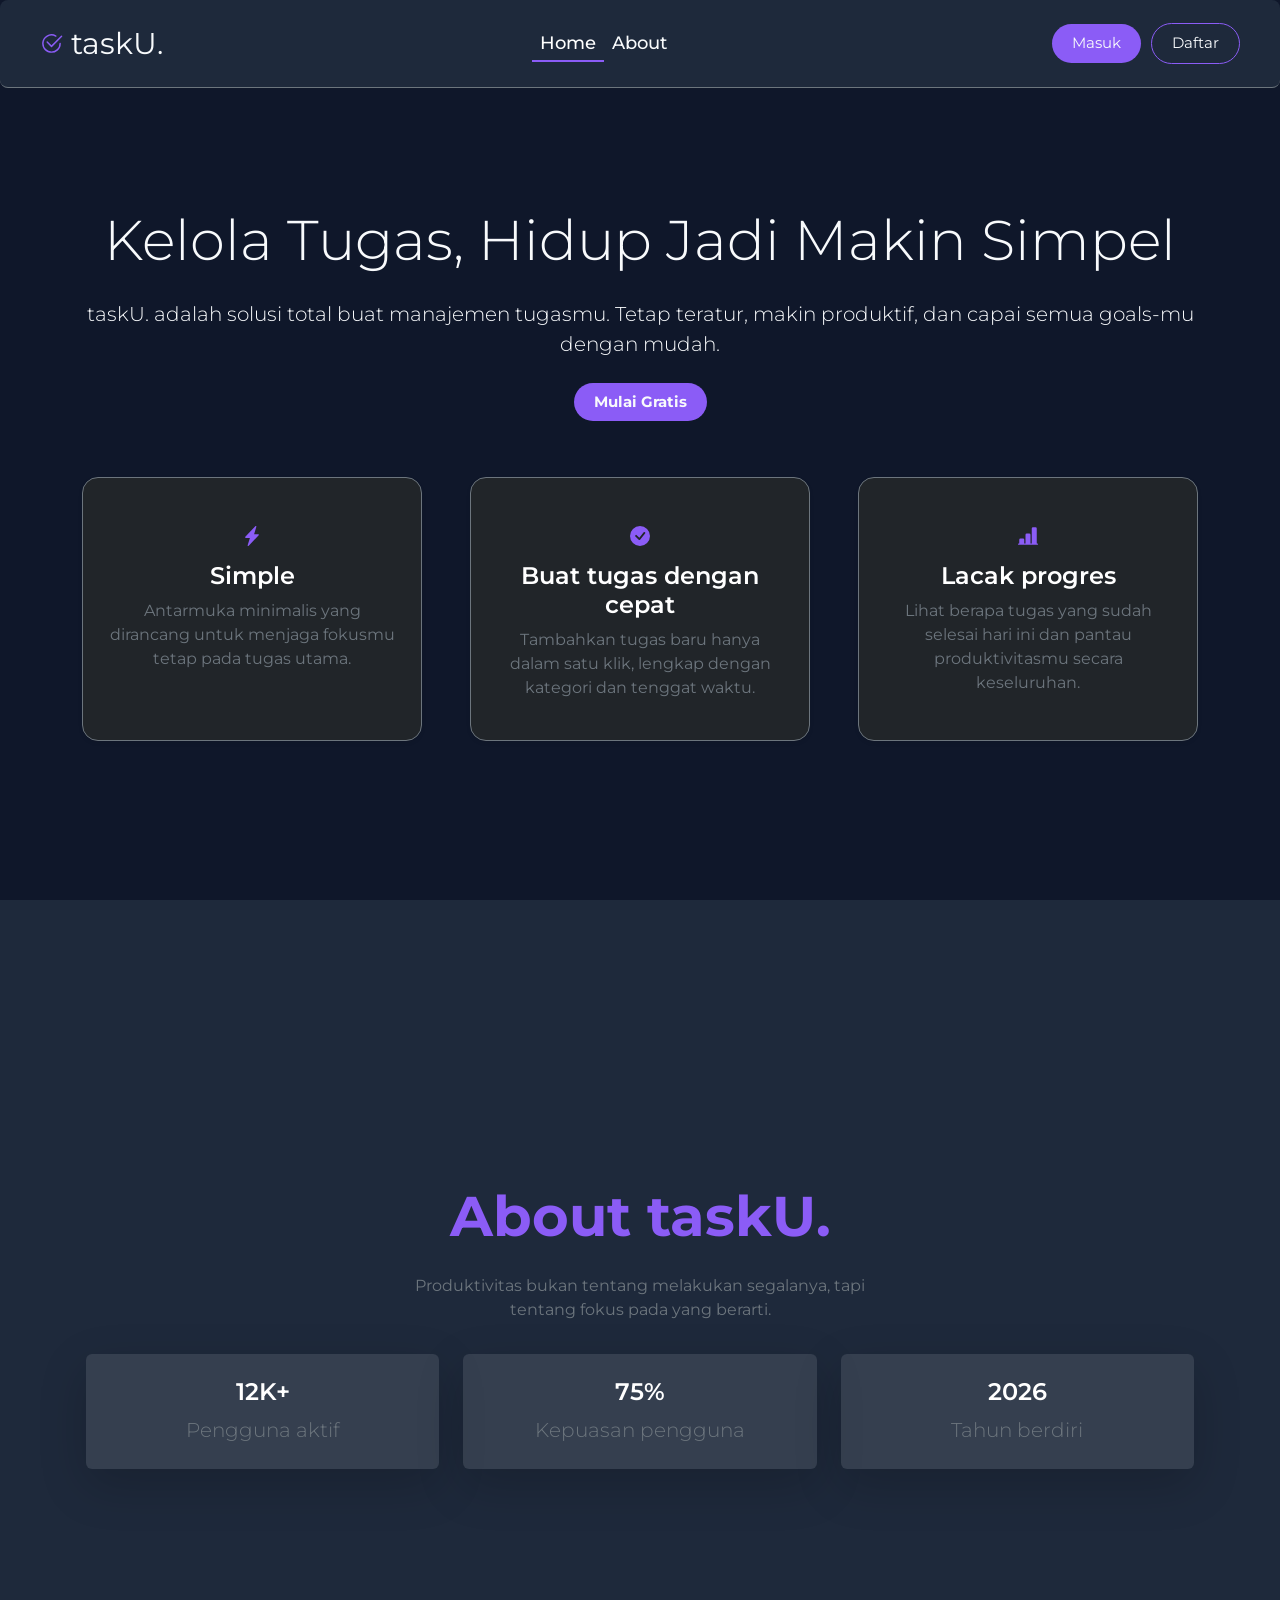
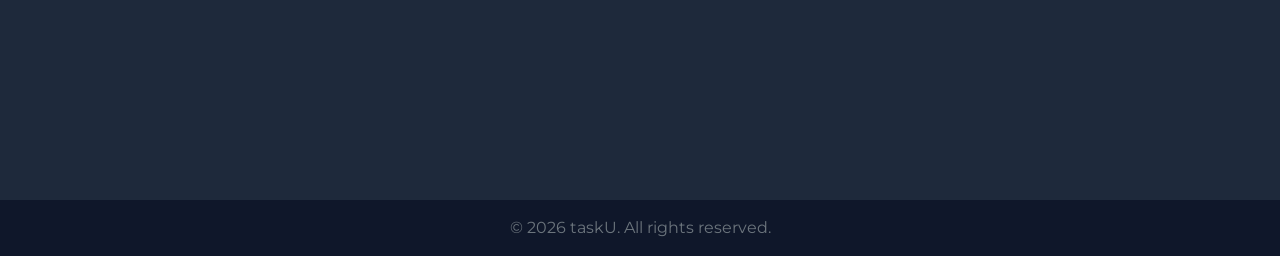
<file: index.html>
<!DOCTYPE html>
<html lang="en">
<head>
    <title>taskU</title>
    <!-- Bootstrap-->
    <link href="https://cdn.jsdelivr.net/npm/bootstrap@5.3.8/dist/css/bootstrap.min.css" rel="stylesheet" integrity="sha384-sRIl4kxILFvY47J16cr9ZwB07vP4J8+LH7qKQnuqkuIAvNWLzeN8tE5YBujZqJLB" crossorigin="anonymous">
    <!-- link font montserrat -->
    <link href="https://fonts.googleapis.com/css2?family=Montserrat:wght@300;400;500;600;700&display=swap" rel="stylesheet">
  
    <link rel="stylesheet" href="style.css">
    <!-- Bootstrap JS -->
    <script src="https://cdn.jsdelivr.net/npm/bootstrap@5.3.8/dist/js/bootstrap.bundle.min.js" integrity="sha384-FKyoEForCGlyvwx9Hj09JcYn3nv7wiPVlz7YYwJrWVcXK/BmnVDxM+D2scQbITxI" crossorigin="anonymous"></script>
    
    
</head>
<body data-bs-spy="scroll" data-bs-target="#navbar" data-bs-offset="50">
    <nav id="navbar" class="navbar navbar-dark navbar-expand-lg fixed-top p-3 border-bottom border-secondary rounded-3">
        <div class="container-fluid px-4">
            <svg xmlns="http://www.w3.org/2000/svg" width="23" height="23" fill="currentColor" class="bi bi-check2-circle" viewBox="0 0 16 16" style=" color: var(--accent);">
                <path d="M2.5 8a5.5 5.5 0 0 1 8.25-4.764.5.5 0 0 0 .5-.866A6.5 6.5 0 1 0 14.5 8a.5.5 0 0 0-1 0 5.5 5.5 0 1 1-11 0"/>
                <path d="M15.354 3.354a.5.5 0 0 0-.708-.708L8 9.293 5.354 6.646a.5.5 0 1 0-.708.708l3 3a.5.5 0 0 0 .708 0z"/>
            </svg>
            <a class="navbar-brand bs-emphasis-color me-auto mx-lg-2" href="index.html" >taskU.</a>
            <div class="offcanvas offcanvas-end" tabindex="-1" id="offcanvasNavbar" aria-labelledby="offcanvasNavbarLabel">
            
                <button class="navbar-toggler" type="button" data-bs-toggle="collapse" data-bs-target="#navbarNav" aria-controls="navbarNav" aria-expanded="false" aria-label="Toggle navigation">
                    <span class="navbar-toggler-icon"></span>
                </button>
                <div class="collapse navbar-collapse" id="navbarNav">
                    <ul class="navbar-nav justify-content-center flex-grow-1 pe-3">
                        <li class="nav-item">
                            <a class="nav-link active" href="#index" data-section="index">Home</a>
                        </li>
                        <li class="nav-item">
                            <a class="nav-link" href="#about" data-section="about">About</a>
                        </li>
                    </ul>
                </div>
            </div>
            <a href="login.html" class="login-button">Masuk</a>
            <a href="daftar.html" class="register-button">Daftar</a>
        </div>
    </nav>

<!-- SECTION HOME -->
    <section id="index">
        <div class="container d-flex flex-column align-items-center justify-content-center text-center" style="height: 100vh;">
            <h1 class="display-4 mb-4 mt-5">Kelola Tugas, Hidup Jadi Makin Simpel</h1>
            <p class="lead mb-4">taskU. adalah solusi total buat manajemen tugasmu. Tetap teratur, makin produktif, dan capai semua goals-mu dengan mudah.</p>

            <a href="login.html" class="login-button h-10 w-20 d-inline-block"><b>Mulai Gratis</b></a>
            <div class="row g-5 mt-2">
            <!-- Item 1 -->
            <div class="col-md-4">
                <div class="p-4 rounded-4 bg-dark border border-secondary h-100 shadow-sm text-center">
                    <div class="mb-10 fs-1">
                        <svg xmlns="http://www.w3.org/2000/svg" width="20" height="20" fill="currentColor" class="bi bi-lightning-charge-fill" viewBox="0 0 16 16" style=" color: var(--accent);">
                            <path d="M11.251.068a.5.5 0 0 1 .227.58L9.677 6.5H13a.5.5 0 0 1 .364.843l-8 8.5a.5.5 0 0 1-.842-.49L6.323 9.5H3a.5.5 0 0 1-.364-.843l8-8.5a.5.5 0 0 1 .615-.09z"/>
                        </svg>
                    </div>
                    <h3 class="h4 fw-semibold text-white">Simple</h3>
                    <p class="text-secondary mb-3">Antarmuka minimalis yang dirancang untuk menjaga fokusmu tetap pada tugas utama.</p>
                </div>
            </div>
            <!-- Item 2 -->
            <div class="col-md-4">
                <div class="p-4 rounded-4 bg-dark border border-secondary h-100 shadow-sm text-center ">
                    <div class="mb-10 fs-1">
                       <svg xmlns="http://www.w3.org/2000/svg" width="20" height="20" fill="currentColor" class="bi bi-check-circle-fill" viewBox="0 0 16 16" style=" color: var(--accent);">
                        <path d="M16 8A8 8 0 1 1 0 8a8 8 0 0 1 16 0m-3.97-3.03a.75.75 0 0 0-1.08.022L7.477 9.417 5.384 7.323a.75.75 0 0 0-1.06 1.06L6.97 11.03a.75.75 0 0 0 1.079-.02l3.992-4.99a.75.75 0 0 0-.01-1.05z"/>
                        </svg>
                    </div>
                    <h3 class="h4 fw-semibold text-white">Buat tugas dengan cepat</h3>
                    <p class="text-secondary mb-3">Tambahkan tugas baru hanya dalam satu klik, lengkap dengan kategori dan tenggat waktu.</p>
                </div>
            </div>
            <!-- Item 3 -->
            <div class="col-md-4">
                <div class="p-4 rounded-4 bg-dark border border-secondary h-100 shadow-sm text-center">
                    <div class="mb-10 fs-1">
                         <svg xmlns="http://www.w3.org/2000/svg" width="20" height="20" fill="currentColor" class="bi bi-bar-chart-line-fill" viewBox="0 0 16 16" style=" color: var(--accent);">
                            <path d="M11 2a1 1 0 0 1 1-1h2a1 1 0 0 1 1 1v12h.5a.5.5 0 0 1 0 1H.5a.5.5 0 0 1 0-1H1v-3a1 1 0 0 1 1-1h2a1 1 0 0 1 1 1v3h1V7a1 1 0 0 1 1-1h2a1 1 0 0 1 1 1v7h1z"/>
                        </svg>
                    </div>
                    <h3 class="h4 fw-semibold text-white">Lacak progres</h3>
                    <p class="text-secondary mb-3">Lihat berapa tugas yang sudah selesai hari ini dan pantau produktivitasmu secara keseluruhan.</p>
                </div>
            </div>
        </div>
        </div>
    </section>
<!-- SECTION ABOUT -->
<section id="about" class="py-0 bg-surface"> 
    <div class="container d-flex flex-column align-items-center justify-content-center  text-center" style="height: 100vh;">
        <div class="text-center mb-3">
            <h2 class="display-4 mb-4 fw-bold text-accent">About taskU.</h2> 
            <p class="text-secondary mx-auto mb-0" style="max-width: 500px;">Produktivitas bukan tentang melakukan segalanya, tapi tentang fokus pada yang berarti.</p>
        </div>

        <div class="container text-center lead mt-0 mb-5">
            <div class="row  g-3 mt-0 gap-4">
                <div class="col bg-opacity-10 arounded-4 shadow p-3 bg-body-tertiary rounded h-100 shadow-lg">
                    <h3 class="h4 fw-semibold text-white mt-2">12K+</h3>
                    <p class="text-secondary mb-2">Pengguna aktif</p>
                </div>
                <div class="col bg-opacity-10 arounded-4 shadow p-3 bg-body-tertiary rounded h-100 shadow-lg">
                    <h3 class="h4 fw-semibold text-white mt-2">75%</h3>
                    <p class="text-secondary mb-2">Kepuasan pengguna</p>
                </div>
                <div class="col bg-opacity-10 arounded-4 shadow p-3 bg-body-tertiary rounded h-100 shadow-lg">
                    <h3 class="h4 fw-semibold text-white mt-2">2026</h3>
                    <p class="text-secondary mb-2">Tahun berdiri</p>
                </div>
            </div>
        </div>
    </div>
</section>
<footer>
    <div class="container text-center py-3">
        <p class="text-secondary mb-0">&copy; 2026 taskU. All rights reserved.</p>
    </div>
</footer>
</body>
</html>
</file>
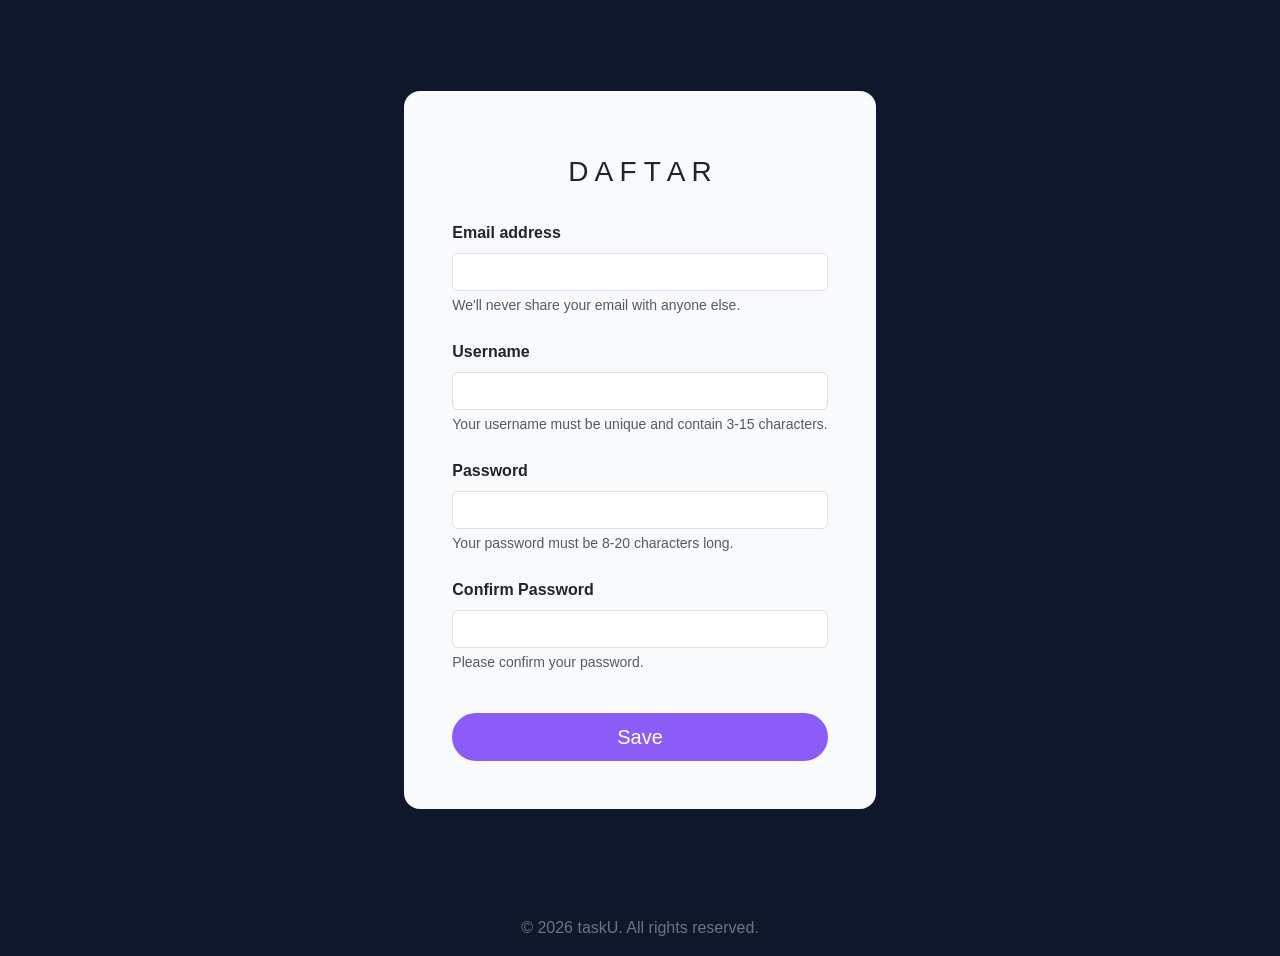
<file: daftar.html>
<!doctype html>
<html lang="en">
  <head>
    <meta charset="utf-8">
    <meta name="viewport" content="width=device-width, initial-scale=1">
    <link href="https://cdn.jsdelivr.net/npm/bootstrap@5.3.8/dist/css/bootstrap.min.css" rel="stylesheet">
    <link rel="stylesheet" href="style.css">
    <link rel="stylesheet" href="https://cdnjs.cloudflare.com/ajax/libs/animate.css/4.1.1/animate.min.css"/>

    <title>Daftar page </title>

</head>  
<body>
    <!-- container form -->
    <div class="global-container d-flex justify-content-center align-items-center min-vh-100">
        <div class="card register-form card p-4 p-md-5 shadow-sm-3 rounded-4 border-0 card animate__animated animate__fadeInDown duration-1s" style="background-color: #F8FAFC;">
            <div class="card-body">
                <h3 class="card-title text-center mb-3">D A F T A R</h3>
            </div>
            <div class="card-text-center">
                <form action="login.html" method="POST">
                    <div class="mb-4">
                        <label for="InputEmail1" class="form-label fw-bold">Email address</label>
                        <input type="email" class="form-control" id="InputEmail1" aria-describedby="emailHelp" name="email" required>
                        <div id="emailHelp" class="form-text">We'll never share your email with anyone else.</div>
                    </div>
                    <div class="mb-4">
                        <label for="Username1" class="form-label fw-bold">Username</label>
                        <input type="text" class="form-control" id="Username1" aria-describedby="usernameHelp" name="username" required>
                        <div id="usernameHelp" class="form-text">Your username must be unique and contain 3-15 characters.</div>
                    </div>
                    <div class="mb-4">
                        <label for="Password1" class="form-label fw-bold">Password</label>
                        <input type="password" class="form-control" id="Password1"  aria-describedby="passwordHelp" name="password" required>
                        <div id="passwordHelp" class="form-text">Your password must be 8-20 characters long.</div>
                    </div>
                    <div class="mb-4">
                        <label for="ConfirmPassword1" class="form-label fw-bold">Confirm Password</label>
                        <input type="password" class="form-control" id="ConfirmPassword1" aria-describedby="confirmPasswordHelp" name="confirm_password" required>
                        <div id="confirmPasswordHelp" class="form-text">Please confirm your password.</div>
                    </div>
                    
                    <button type="submit" class="btn btn-center btn-lg w-100 mt-3 rounded-pill" style="background-color: #8B5CF6; color: white;">Save</button>
                </form>
            </div>
        </div>
    </div>

<footer>
    <div class="container text-center bottom py-3 ">
        <p class="text-secondary mb-0">&copy; 2026 taskU. All rights reserved.</p>
    </div>
</footer>
<script src="https://cdn.jsdelivr.net/npm/bootstrap@5.3.8/dist/js/bootstrap.bundle.min.js" integrity="sha384-FKyoEForCGlyvwx9Hj09JcYn3nv7wiPVlz7YYwJrWVcXK/BmnVDxM+D2scQbITxI" crossorigin="anonymous">
</script>
</body>
</html>
</file>
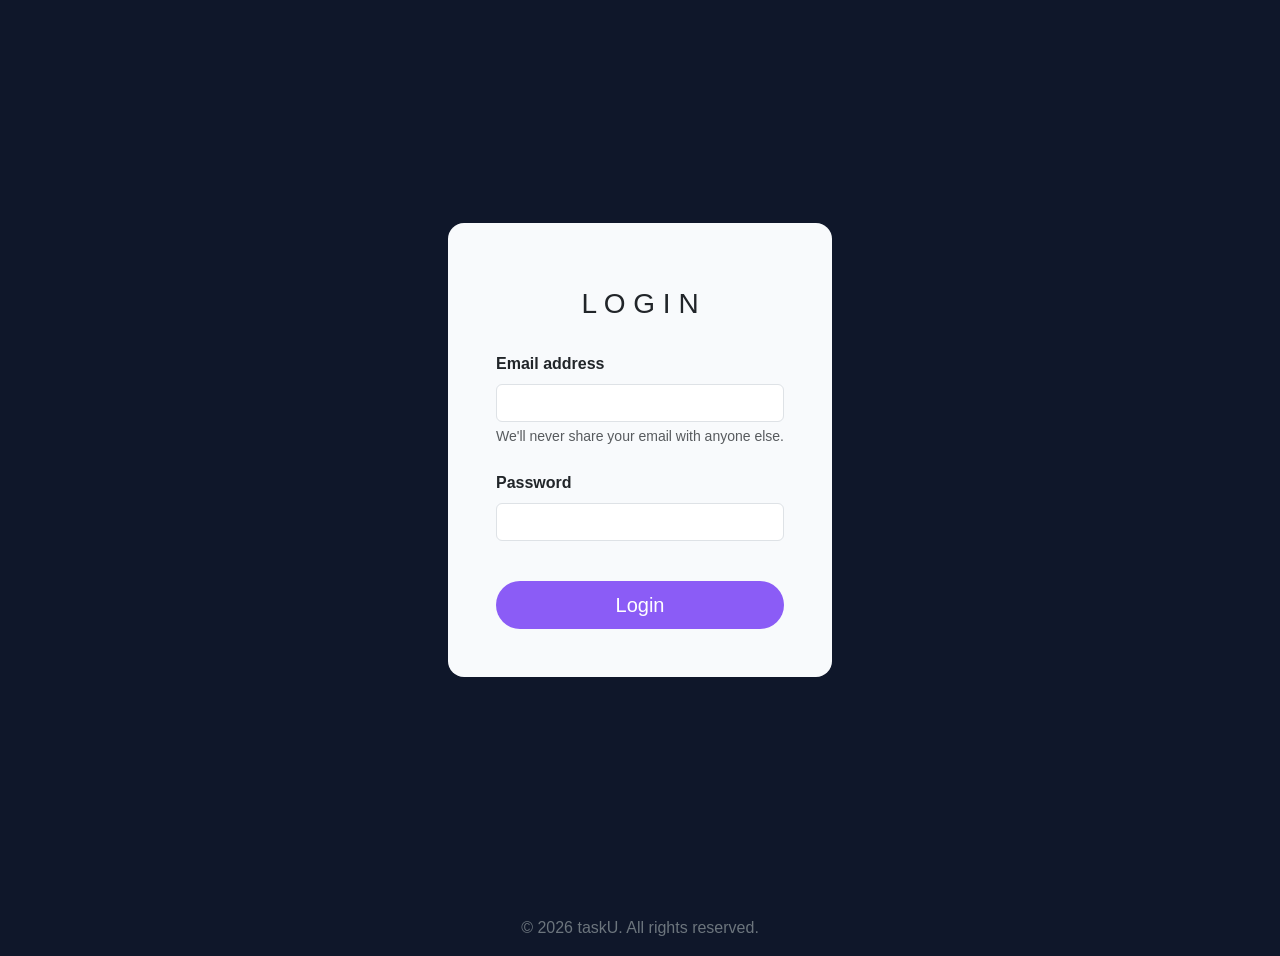
<file: login.html>
<!doctype html>
<html lang="en">
  <head>
    <meta charset="utf-8">
    <meta name="viewport" content="width=device-width, initial-scale=1">
    <link href="https://cdn.jsdelivr.net/npm/bootstrap@5.3.8/dist/css/bootstrap.min.css" rel="stylesheet">
    <link rel="stylesheet" href="style.css">
    <link rel="stylesheet" href="https://cdnjs.cloudflare.com/ajax/libs/animate.css/4.1.1/animate.min.css"/>

    <title>login page</title>

</head>  
<body>
    <!-- container form -->
    <div class="global-container d-flex justify-content-center align-items-center min-vh-100">
        <div class="card login-form card p-4 p-md-5 shadow-sm-3 rounded-4 border-0 card animate__animated animate__fadeInDown duration-1s" style="background-color: #F8FAFC;">
            <div class="card-body">
                <h3 class="card-title text-center mb-3">L O G I N</h3>
            </div>
            <div class="card-text-center">
                <form action="dashboard.html" method="POST">
                    <div class="mb-4">
                        <label for="InputEmail1" class="form-label fw-bold">Email address</label>
                        <input type="email" class="form-control" id="InputEmail1" aria-describedby="emailHelp" name="email" required>
                        <div id="emailHelp" class="form-text">We'll never share your email with anyone else.</div>
                    </div>
                    <div class="mb-4">
                        <label for="Password1" class="form-label fw-bold">Password</label>
                        <input type="password" class="form-control" id="Password1"  aria-describedby="passwordHelp" name="password" required>
                    </div>
                    
                     <button type="submit" class="btn btn-center btn-lg w-100 mt-3 rounded-pill" style="background-color: #8B5CF6; color: white;" >Login</button>
                </form>
            </div>
        </div>
    </div>

<footer>
    <div class="container text-center bottom py-3">
        <p class="text-secondary mb-0">&copy; 2026 taskU. All rights reserved.</p>
    </div>
</footer>
<script src="https://cdn.jsdelivr.net/npm/bootstrap@5.3.8/dist/js/bootstrap.bundle.min.js" integrity="sha384-FKyoEForCGlyvwx9Hj09JcYn3nv7wiPVlz7YYwJrWVcXK/BmnVDxM+D2scQbITxI" crossorigin="anonymous">
</script>
</body>
</html>
</file>
<file: style.css>
:root {
  --bg-base:        #0F172A;
  --bg-surface:     #1E293B;
  --bg-card:        #1E293B;
  --bg-card-hover:  #334155;
  --bg-input:       #0F172A;
  --accent:         #8B5CF6;
  --accent-hover:   #7C3AED;
  --accent-soft:    rgba(139,92,246,0.15);
  --text-primary:   #F8FAFC;
  --text-secondary: #94A3B8;
  --text-muted:     #475569;
  --border:         rgba(255,255,255,0.07);
  --border-accent:  rgba(139,92,246,0.3);
  --danger:         #e05c6a;
  --tag-penting:    #e05c6a;
  --tag-opsional:   #f5a623;
}

body {
    background-color: var(--bg-base);
    color: var(--text-primary);
    margin: 0;
    padding: 0;
    min-height: 100vh; 
    font-family: 'Montserrat', sans-serif;
}
.login-button{
    background-color: var(--accent);
    color: var(--text-primary);
    padding: 8px 20px;
    border-radius: 50px;
    font-size: 15px;
    text-decoration: none;
    cursor: pointer;
    transition: all 0.3s ease-in-out;
}
.login-button:hover{
    background-color: var(--accent-hover);
    
}
.register-button{
    background-color: var(--bg-surface);
    color: var(--text-primary);
    padding: 8px 20px;
    margin-left: 10px;
    border-radius: 50px;
    font-size: 15px;
    text-decoration: none;
    cursor: pointer;
    border: solid var(--accent);
    border-width: 1px;
    transition: all 0.3s ease-in-out;
}
.register-button:hover{
    background-color: var(--accent);
    color: var(--text-primary);
}
.navbar-nav .nav-link{
    font-weight: 500;
    font-size: 1.1rem;
    position: relative;
    padding: 5px 10px;
    transition: all 0.3s ease-in-out;
    color: var(--text-primary);
}
.nav-link::after{
    content: "";
    position: absolute;
    width: 0;
    height: 2px;
    bottom: 0;
    left: 0;
    background-color: var(--accent);
    transition: all 0.3s ease-in-out;
}
.nav-link:hover::after, .nav-link.active::after{
    width: 100%;
}

nav{
    background-color: var(--bg-surface);
    --bs-nav-link-color: var(--text-primary);
    --bs-nav-link-hover-color: var(--accent); 
    --bs-navbar-active-color: var(--text-primary);
}

.bg-surface {
    background-color: var(--bg-surface) !important;
}

.text-accent {
    color: var(--accent) !important;

}

.bg-accent {
    background-color: var(--accent) !important;
}

.border-accent {
    border-color: var(--accent) !important;
}

.card {
    transition: transform 0.3s ease, box-shadow 0.3s ease;
}

.card:hover {
    transform: translateY(-10px);
    box-shadow: 0 10px 30px rgba(0, 0, 0, 0.5);
}
*, *::before, *::after { 
  box-sizing: border-box; 
}

/* KOMPONEN DASHBOARD */
/* =========================================
   MODIFIKASI: Style Fitur Summary Tugas
   ========================================= */
.summary-box {
  background-color: var(--bg-input);
  border: 1px solid var(--border);
  transition: all 0.3s ease-in-out;
}
.summary-count {
  font-size: 1.25rem;
  font-weight: 700;
  line-height: 1.2;
}
.summary-label {
  color: var(--text-secondary);
}
.urgency-tinggi-box { border-bottom: 3px solid var(--danger) !important; color: var(--danger); }
.urgency-sedang-box { border-bottom: 3px solid #f5a623 !important; color: #f5a623; }
.urgency-rendah-box { border-bottom: 3px solid #4ecdc4 !important; color: #4ecdc4; }

/* Penyesuaian warna background summary card saat Light Mode aktif */
body.light-mode .summary-box {
  background-color: #F1F5F9;
}

body.light-mode {
  --bg-base:        #F8FAFC;
  --bg-surface:     #FFFFFF;
  --bg-card:        #FFFFFF;
  --bg-card-hover:  #F1F5F9;
  --bg-input:       #F8FAFC;
  --text-primary:   #0F172A;
  --text-secondary: #475569;
  --text-muted:     #94A3B8;
  --border:         rgba(0, 0, 0, 0.1);
}
body.light-mode .flatpickr-day {
  color: var(--text-primary) !important;
}
body.light-mode .flatpickr-current-month,
body.light-mode .flatpickr-monthDropdown-months,
body.light-mode .flatpickr-current-month .numInputWrapper input {
  color: var(--text-primary) !important;
}

.navbar-brand {
  font-size: 30px; 
  color: var(--text-primary);
}
.brand-icon {
  width: 28px; height: 28px;
  border-radius: 50%;
  display: flex; align-items: center; justify-content: center;
  font-size: 0.75rem; color: #fff;
  background-color: var(--accent);
}

.nav-label {
  font-size: 0.68rem;
  color: var(--text-muted);
  font-weight: 500;
  letter-spacing: 2px;
  text-transform: uppercase;
}

/* ─── PROFILE BUTTON ─── */
.profile-btn {
  display: flex; align-items: center; gap: 10px;
  background-color: var(--bg-surface);
  border: 1px solid var(--border);
  border-radius: 50px;              
  padding: 5px 14px 5px 7px;
  cursor: pointer;
  color: var(--text-primary);
  font-size: 0.875rem; font-weight: 500;
  transition: all 0.3s ease-in-out; 
}
.profile-btn:hover {
  background-color: var(--bg-card-hover);
  border-color: var(--accent);      
}

.profile-avatar {
  width: 28px; height: 28px;
  border-radius: 50%;
  border: 1.5px solid var(--border-accent);
  background: var(--accent-soft);
  display: flex; align-items: center; justify-content: center;
  font-size: 0.9rem;
  color: var(--accent);             
}

/* ─── PROFILE DROPDOWN ─── */
.profile-dropdown {
  position: absolute; top: calc(100% + 8px); right: 0;
  background: var(--bg-card);       
  border: 1px solid var(--border);
  border-radius: 12px; min-width: 182px; padding: 6px;
  box-shadow: 0 8px 32px rgba(0,0,0,.4);
  opacity: 0; pointer-events: none;
  transform: translateY(-6px);
  transition: opacity .18s, transform .18s;
  z-index: 2000;
}
.profile-dropdown.open { opacity: 1; pointer-events: all; transform: translateY(0); }

.dd-item {
  display: flex; align-items: center; gap: 10px;
  padding: 9px 12px; border-radius: 8px;
  font-size: 0.875rem; cursor: pointer;
  color: var(--text-secondary);
  transition: background .15s, color .15s;
  border: none; background: none; width: 100%;
}
.dd-item:hover { background: var(--bg-card-hover); color: var(--text-primary); }
.dd-item.danger:hover { background: rgba(224,92,106,.12); color: var(--danger); }

/* ─── MAIN BODY ─── */
.app-body {
  padding: 1.5rem 2rem;
  max-width: 1200px;
  margin: 0 auto;
  margin-top: 100px;
}

/* ─── CALENDAR CARD ─── */
.cal-card {
  background-color: var(--bg-surface);  
  border: 1px solid var(--border);
  border-radius: 16px;
  padding: 1.5rem;
  height: 100%;
}

/* ─── FLATPICKR DARK THEME ─── */
.flatpickr-calendar {
  background: transparent !important;
  border: none !important; 
  box-shadow: none !important;
  width: 100% !important;
}
.flatpickr-months {
  display: flex; align-items: center;
  padding-bottom: 12px;
  border-bottom: 1px solid var(--border);
  margin-bottom: 8px;
}
.flatpickr-month {
  background: transparent !important;
  color: var(--text-primary) !important;
  height: auto !important; line-height: 1 !important; flex: 1;
}
.flatpickr-current-month {
  font-size: 1rem !important; font-weight: 600 !important;
  color: var(--text-primary) !important;
  display: flex !important; align-items: center !important;
  justify-content: center !important; gap: 6px !important;
  padding: 0 !important; width: 100% !important;
  position: static !important; transform: none !important; left: auto !important;
}
.flatpickr-current-month .flatpickr-monthDropdown-months {
  background: var(--bg-card) !important;
  color: var(--text-primary) !important;
  border: 1px solid var(--border) !important;
  border-radius: 6px !important;
  font-size: 0.95rem !important; font-weight: 600 !important;
  padding: 2px 4px !important; cursor: pointer;
}
.flatpickr-current-month .numInputWrapper {
  display: inline-flex !important; align-items: center !important;
}
.flatpickr-current-month .numInputWrapper input {
  color: var(--text-primary) !important;
  font-size: 0.95rem !important; font-weight: 600 !important;
  width: 52px !important; background: transparent !important;
  border: none !important; outline: none !important;
}
.flatpickr-current-month .numInputWrapper span { display: none !important; }
.flatpickr-prev-month, .flatpickr-next-month {
  color: var(--text-secondary) !important; fill: var(--text-secondary) !important;
  padding: 4px 10px !important;
  display: flex !important; align-items: center !important; justify-content: center !important;
  border-radius: 6px !important; cursor: pointer;
  transition: all 0.3s ease-in-out; 
  position: static !important; top: auto !important; height: auto !important;
}
.flatpickr-prev-month:hover, .flatpickr-next-month:hover {
  color: var(--text-primary) !important; fill: var(--text-primary) !important;
  background: var(--bg-card-hover) !important;
}
.flatpickr-prev-month svg, .flatpickr-next-month svg { 
  width: 14px; 
  height: 14px; 
}

.flatpickr-innerContainer,
.flatpickr-rContainer,
.flatpickr-days,
.flatpickr-weekdays,
.flatpickr-weekdaycontainer {
  width: 100% !important;
  min-width: 100% !important;
  max-width: 100% !important;
}
.flatpickr-weekdays {
  background: transparent !important;
  border-bottom: 1px solid var(--border) !important;
}
.flatpickr-weekday {
  background: transparent !important;
  color: var(--text-secondary) !important;
  font-size: 0.8rem !important; 
  font-weight: 600 !important;
}
.flatpickr-days { width: 100% !important; }
.dayContainer {
  display: grid !important;
  grid-template-columns: repeat(7, 1fr) !important;
  justify-items: center !important;
  width: 100% !important;
  min-width: 100% !important;
  max-width: 100% !important;
} 
.flatpickr-day {
  color: var(--text-primary) !important;
  border-radius: 50% !important;
  height: 38px !important; 
  width: 38px !important; 
  font-size: 0.9rem !important; 
  border: none !important;
  transition: all 0.3s ease-in-out !important; 
  display: flex !important;
  align-items: center !important;
  justify-content: center !important;
  margin: 2px auto !important;
}
.flatpickr-day:hover { background: var(--bg-card-hover) !important; }
.flatpickr-day.today {
  background: var(--accent) !important; 
  color: #fff !important; font-weight: 700 !important;
}
.flatpickr-day.today:hover { background: var(--accent-hover) !important; }
.flatpickr-day.selected, .flatpickr-day.selected:hover {
  background: var(--accent-soft) !important;
  color: var(--accent) !important; font-weight: 700 !important; 
}
.flatpickr-day.today.selected { background: var(--accent) !important; color: #fff !important; }
.flatpickr-day.prevMonthDay, .flatpickr-day.nextMonthDay {
  color: var(--text-muted) !important; opacity: 0.5 !important;
}
.flatpickr-day.has-task { position: relative; }
.flatpickr-day.has-task::after {
  content: ''; position: absolute; 
  bottom: 4px; 
  left: 50%;
  transform: translateX(-50%);
  width: 4px; 
  height: 4px;
  background: var(--accent); 
  border-radius: 50%;
}
.flatpickr-day.today.has-task::after,
.flatpickr-day.selected.has-task::after { background: #fff; }
/* =========================================
   MODIFIKASI: Penanda Kalender untuk Tugas Penting
   ========================================= */
.flatpickr-day.has-urgent-task { position: relative; }
.flatpickr-day.has-urgent-task::after {
  content: ''; 
  position: absolute; 
  bottom: 4px; 
  left: 50%;
  transform: translateX(-50%);
  width: 5px;   /* Sedikit lebih besar dari tugas biasa */
  height: 5px;
  background: var(--danger); /* Warna merah untuk urgensi tinggi */
  border-radius: 50%;
  box-shadow: 0 0 5px var(--danger); /* Efek cahaya/glow */
}

/* Penyesuaian saat tanggal penting tersebut diklik/hari ini */
.flatpickr-day.today.has-urgent-task::after,
.flatpickr-day.selected.has-urgent-task::after { 
  background: #fff; 
  box-shadow: 0 0 5px #fff;
}

/* ─── TASK CARD ─── */
.task-card {
  background-color: var(--bg-surface);  
  border: 1px solid var(--border);
  border-radius: 16px;
  padding: 1.5rem;
  height: 100%;
  display: flex; flex-direction: column; gap: 1.1rem;
}
.task-panel-title {
  font-size: 1.1rem; font-weight: 700;
  text-align: center; color: var(--text-primary);
}
.task-date-label {
  font-size: 0.78rem; color: var(--text-secondary);
  font-weight: 500; margin-bottom: 6px;
}

.task-input {
  background: var(--bg-input);
  border: 1px solid var(--border);
  border-radius: 10px; padding: 10px 14px;
  color: var(--text-primary);
  font-size: 0.875rem; outline: none; width: 100%;
  transition: all 0.3s ease-in-out; 
}
.task-input:focus { border-color: var(--accent); } 
.task-input::placeholder { color: var(--text-muted); }

.task-tag-select {
  background: var(--bg-input);
  border: 1px solid var(--border);
  border-radius: 10px; padding: 10px;
  color: var(--text-primary);
  font-size: 0.8rem; outline: none; cursor: pointer; width: 100%;
}
.task-tag-select option { background: var(--bg-card); }

.btn-add {
  background-color: var(--accent); 
  color: var(--text-primary);
  border: none; border-radius: 50px; 
  padding: 10px 22px;
  font-weight: 600; font-size: 0.875rem;
  cursor: pointer;
  transition: all 0.3s ease-in-out; 
}
.btn-add:hover { background-color: var(--bg-card-hover); } 

/* ─── TASK LIST ─── */
.task-group {
  background: var(--bg-card); 
  border: 1px solid var(--border);
  border-radius: 12px; overflow: hidden;
}
.task-group-header {
  padding: 9px 14px;
  font-size: 0.73rem; font-weight: 600;
  color: var(--text-secondary);
  border-bottom: 1px solid var(--border);
  display: flex; align-items: center; justify-content: space-between;
}
.task-item {
  display: flex; align-items: center; justify-content: space-between;
  padding: 10px 14px;
  border-bottom: 1px solid var(--border);
  transition: background 0.3s ease; 
}
.task-item:last-child { border-bottom: none; }
.task-item:hover { background: var(--bg-card-hover); }
.task-item.completed .task-item-text {
  text-decoration: line-through; color: var(--text-muted);
}
.task-item-left { display: flex; align-items: center; gap: 10px; }

.custom-checkbox {
  width: 16px; height: 16px;
  border: 1.5px solid var(--text-muted);
  border-radius: 4px; cursor: pointer;
  display: flex; align-items: center; justify-content: center;
  flex-shrink: 0; transition: all 0.3s ease-in-out;
}
.custom-checkbox.checked {
  background: var(--accent); 
  border-color: var(--accent); 
}

.task-item-text { font-size: 0.875rem; color: var(--text-primary); }

.task-tag-badge {
  font-size: 0.6rem; font-weight: 700;
  text-transform: uppercase; letter-spacing: .5px;
  padding: 2px 6px; border-radius: 4px;
}
.btn-edit, .btn-delete {
  background: none; 
  border: none;
  color: var(--text-muted); 
  cursor: pointer;
  padding: 4px; 
  border-radius: 6px; 
  font-size: 0.8rem;
  display: flex; 
  align-items: center;
  transition: all 0.3s ease-in-out; 
}
.btn-edit:hover { color: var( --tag-opsional); background: rgba(139,92,246,.1); }
.btn-delete:hover { color: var(--danger); background: rgba(224,92,106,.1); }

.task-empty {
  text-align: center; padding: 2.5rem 1rem;
  color: var(--text-muted); font-size: 0.875rem;
}
.task-empty i { font-size: 1.5rem; display: block; margin-bottom: 8px; }

.task-list-scroll { max-height: 420px; overflow-y: auto; }
.task-list-scroll::-webkit-scrollbar { width: 4px; }
.task-list-scroll::-webkit-scrollbar-track { background: transparent; }
.task-list-scroll::-webkit-scrollbar-thumb { background: var(--border); border-radius: 4px; }

/* Styling untuk Input Group Search & Filter */
.input-group-text.bg-input {
  background-color: var(--bg-input);
  border: 1px solid var(--border);
  border-right: none;
}
.form-control.task-input {
  border-left: none;
}
.form-select.task-tag-select {
  background-color: var(--bg-input);
  border: 1px solid var(--border);
  color: var(--text-primary);
}
.form-select.task-tag-select:focus {
  border-color: var(--accent);
  box-shadow: none;
}

body.light-mode {
  --bg-base:        #F8FAFC;
}
</file>
